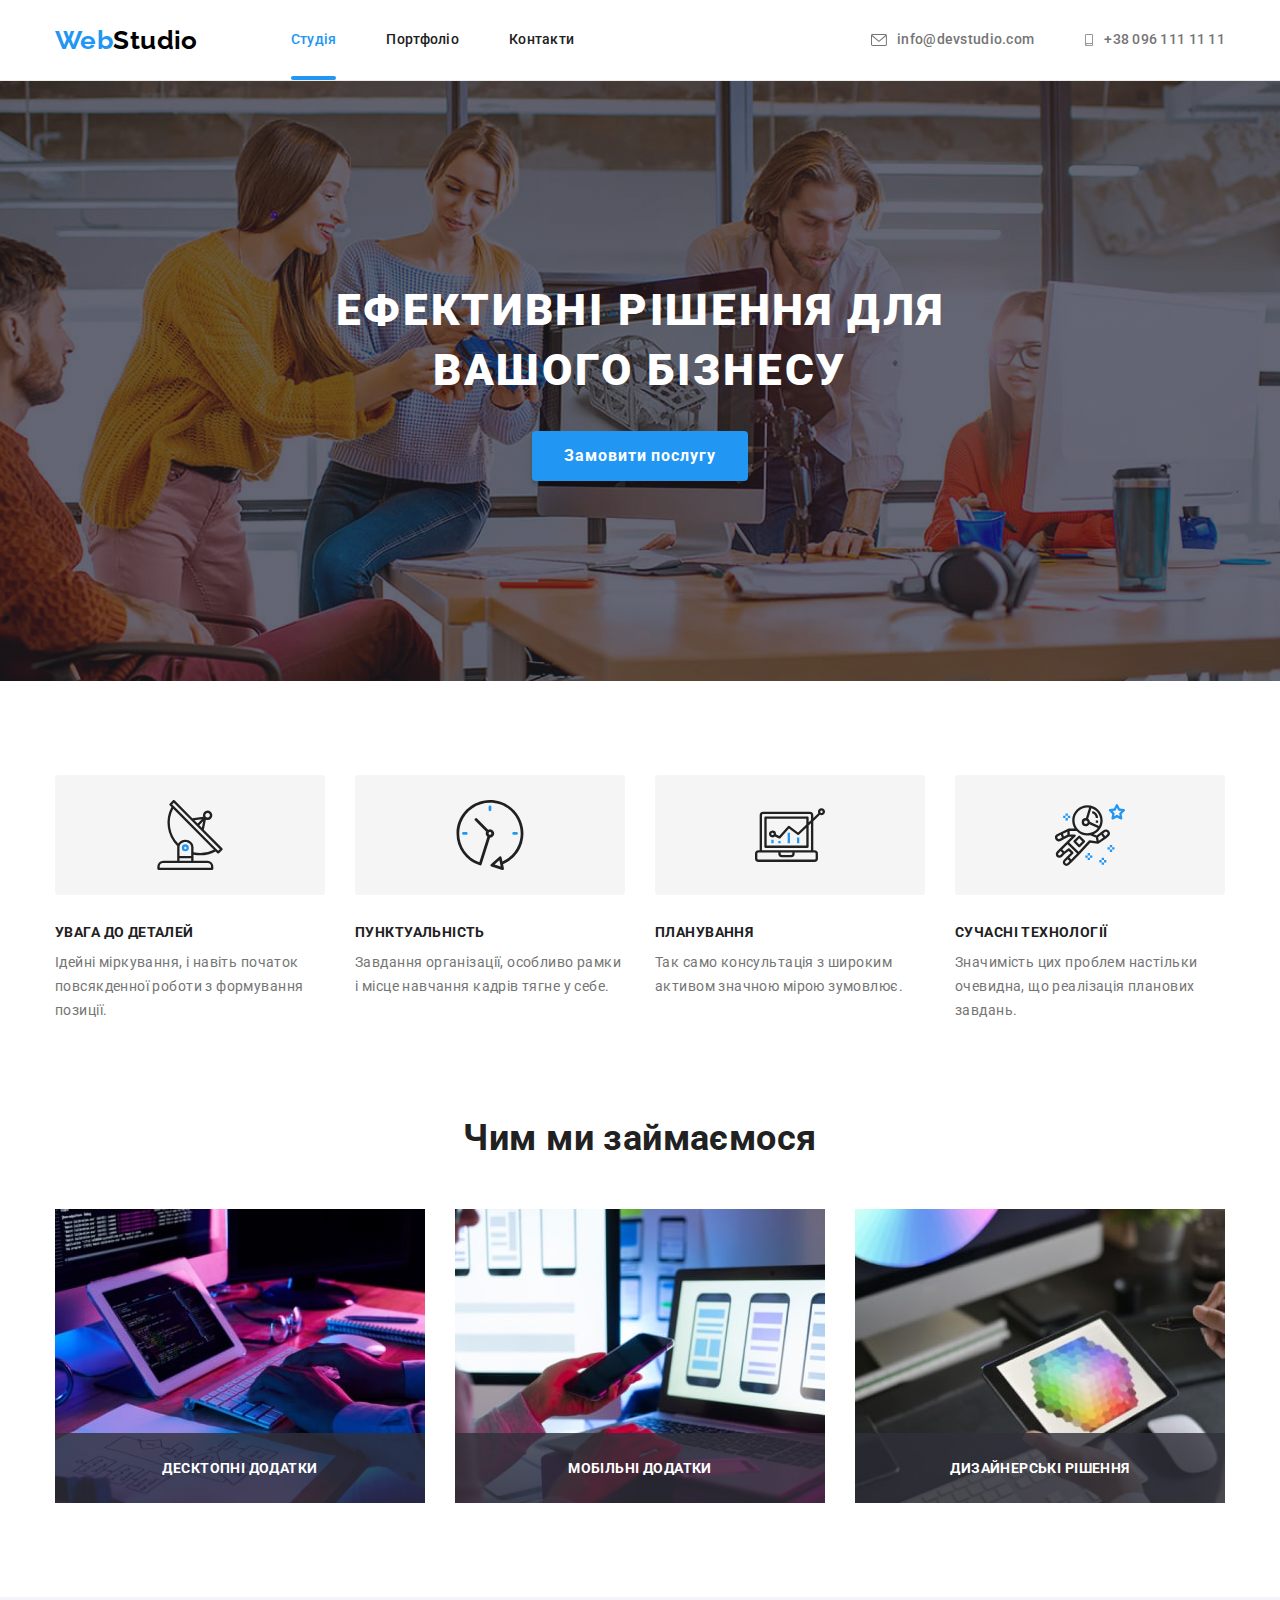
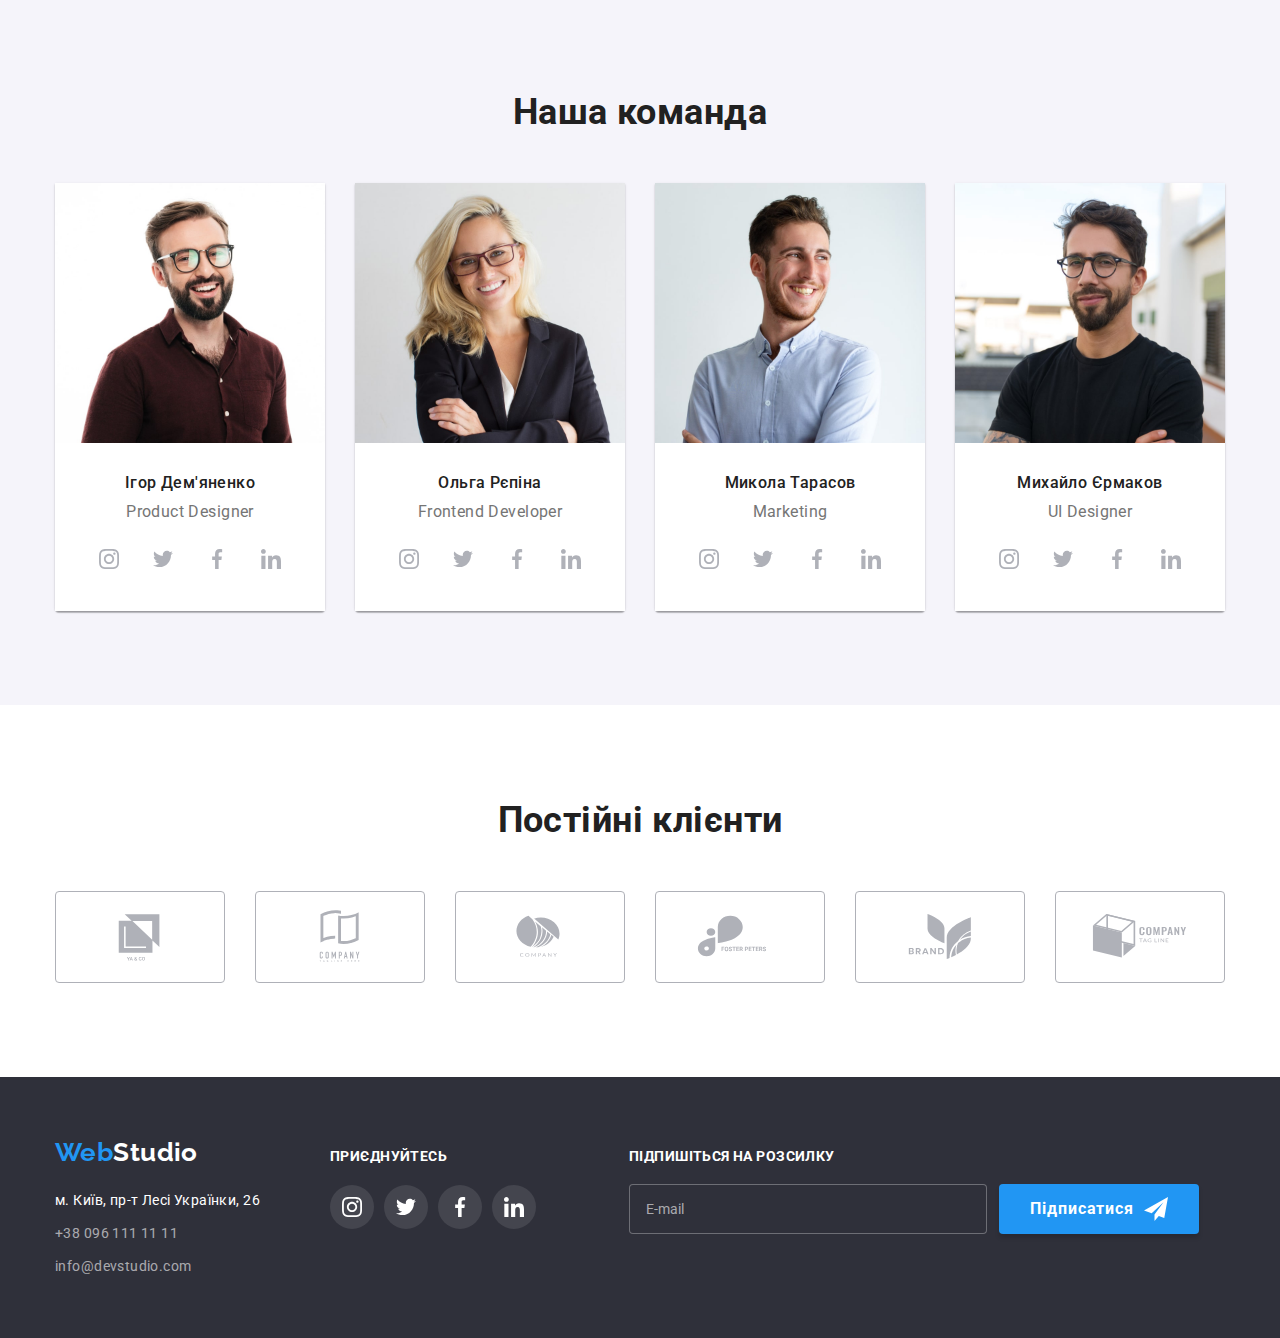
<file: index.html>
<!DOCTYPE html>
<html lang="uk">
  <head>
    <meta charset="UTF-8" />
    <meta http-equiv="X-UA-Compatible" content="IE=edge" />
    <meta name="viewport" content="width=device-width, initial-scale=1.0" />
    <title>Студія</title>
    <link
      rel="stylesheet"
      href="https://cdnjs.cloudflare.com/ajax/libs/modern-normalize/1.0.0/modern-normalize.min.css"
    />
    <link rel="stylesheet" href="./css/styles.css" />
    <link
      href="https://fonts.googleapis.com/css2?family=Raleway:wght@700&family=Roboto:wght@400;500;700;900&display=swap"
      rel="stylesheet"
    />
  </head>

  <body>
    <header>
      <div class="container common-head">
        <a href="./index.html" class="logo"
          >Web<span class="logo-studio">Studio</span></a
        >

        <nav>
          <ul class="site-nav list">
            <li class="nav-item">
              <a href="./index.html" class="nav-elements current">Студія</a>
            </li>
            <li class="nav-item">
              <a href="./portfolio.html" class="nav-elements">Портфоліо</a>
            </li>
            <li class="nav-item">
              <a href="" class="nav-elements">Контакти</a>
            </li>
          </ul>
        </nav>
        <ul class="head-contacts list">
          <li class="contact-item">
            <a href="mailto:info@devstudio.com" class="nav-elements">
              <svg class="icon-mail" width="16">
                <use
                  href="./images/icons.svg/symbol-defs.svg#icon-envelopeopti"
                /></svg>info@devstudio.com
            </a>
          </li>
          <li class="contact-item">
            <a href="tel:+380961111111" class="nav-elements">
              <svg class="icon-tel" width="10">
                <use
                  href="./images/icons.svg/symbol-defs.svg#icon-smartphoneopti"
                ></use></svg>+38 096 111 11 11</a>
          </li>
        </ul>
      </div>
    </header>

    <main>
      <section class="headline">
        <div class="container">
          <h1 class="title">Ефективні рішення для вашого бізнесу</h1>
          <button data-modal-open type="button" class="order-btn">
            Замовити послугу
          </button>
        </div>
      </section>
      <div data-modal class="backdrop is-hidden">
        <div class="modal">
          <button data-modal-close type="button" class="close-btn">
            <svg class="close-icon" width="18" heigth="18">
              <use
                href="./images/icons.svg/symbol-defs.svg#icon-close-blackopti"
              />
            </svg>
          </button>
          
          <form class="form">
            <h2 class="form-title">Залиште свої дані, ми вам передзвонимо</h2>
              <ul class="form-list list">
                <li class="form-el"> 
                    <label for="name" class="form-pre">Ім'я</label>
                    <div class="form-input-position">
                      <input type="text" name="name" id="name" class="form-input"/>
                    <svg class="form-icon-input" width="12" heigth="12"><use href="./images/icons.svg/symbol-defs.svg#icon-vector-accopti"></use></svg>
                    </div>
                    
                 </li>
                 <li class="form-el">
                    <label for="tel" class="form-pre">Телефон</label>
                    <div class="form-input-position">
                      <input type="tel" name="telephone" id="tel" class="form-input"/>
                    <svg class="form-icon-input" width="13" heigth="13"><use href="./images/icons.svg/symbol-defs.svg#icon-vector-telopti"></use></svg>
                  </div>
                    

                 </li>
                <li class="form-el">
                    <label for="mail" class="form-pre">Пошта</label>
                    <div class="form-input-position">
                      <input type="mail" name="mail" id="mail" class="form-input"/>
                    <svg class="form-icon-input" width="15" heigth="12"><use href="./images/icons.svg/symbol-defs.svg#icon-vector-mailopti"></use></svg>
                    </div>
                    
                </li>
                <li class="form-el">
                    <label for="comment" class="form-pre">Коментар</label>
                    <textarea name="text" id="" id="comment" placeholder="Введіть текст" class="form-input comment"></textarea>
                </li>
              </ul>
              <div class="check-accept">
                    <label  class="check-descr">
                      <input type="checkbox" class="checkbox"/>
                      <span class="icon-check"></span>Погоджуюся з розсилкою та приймаю  <a href="" class="check-link">Умови договору</a></label>
                      
              </div>
            
              <button class="send-btn" type="submit">Відправити</button>
          </form>
          
        </div>
      </div>

      <section class="section">
        <div class="container">
          <h2 class="hidden-title">Особливості</h2>
          <ul class="our-features list">
            <li class="feature antenna">
              <h3 class="title">УВАГА ДО ДЕТАЛЕЙ</h3>
              <p class="desr">
                Ідейні міркування, і навіть початок повсякденної роботи з
                формування позиції.
              </p>
            </li>
            <li class="feature clock">
              <h3 class="title">ПУНКТУАЛЬНІСТЬ</h3>
              <p class="desr">
                Завдання організації, особливо рамки і місце навчання кадрів
                тягне у себе.
              </p>
            </li>
            <li class="feature diagram">
              <h3 class="title">ПЛАНУВАННЯ</h3>
              <p class="desr">
                Так само консультація з широким активом значною мірою зумовлює.
              </p>
            </li>
            <li class="feature astronaut">
              <h3 class="title">СУЧАСНІ ТЕХНОЛОГІЇ</h3>
              <p class="desr">
                Значимість цих проблем настільки очевидна, що реалізація
                планових завдань.
              </p>
            </li>
          </ul>
        </div>
      </section>
      <section class="desc-doing section">
        <div class="container">
          <h2 class="title">Чим ми займаємося</h2>
          <ul class="doing-item list">
            <li class="img">
              <img src="./images/img-min.jpg" alt="Coding" width="370" />
              <p class="doing-item-descr">Десктопні Додатки</p>
            </li>
            <li class="img">
              <img src="./images/img(1)-min.jpg" alt="Markup" width="370" />
              <p class="doing-item-descr">Мобільні додатки</p>
            </li>
            <li class="img">
              <img
                src="./images/img(2)-min.jpg"
                alt="Web designing"
                width="370"
              />
              <p class="doing-item-descr">Дизайнерські рішення</p>
            </li>
          </ul>
        </div>
      </section>
      <section class="team section">
        <div class="container">
          <h2 class="title">Наша команда</h2>
          <ul class="common-team list">
            <li class="one-of">
              <img
                src="./images/team-min.jpg"
                alt="Ihor Demyanenko"
                width="270"
              />
              <div class="person">
                <h3 class="name">Ігор Дем'яненко</h3>
                <p class="job">Product Designer</p>
                <ul class="list-icons">
                  <li class="icon">
                    <a href="" class="link-network"
                      ><svg class="icon-network" width="20">
                        <use
                          href="./images/icons.svg/symbol-defs.svg#icon-instagramopti"
                        /></svg></a>
                  </li>
                  <li class="icon">
                    <a href="" class="link-network"
                      ><svg class="icon-network" width="20">
                        <use
                          href="./images/icons.svg/symbol-defs.svg#icon-twitteropti"
                        ></use></svg></a>
                  </li>
                  <li class="icon">
                    <a href="" class="link-network"
                      ><svg class="icon-network" width="20">
                        <use
                          href="./images/icons.svg/symbol-defs.svg#icon-facebookopti"
                        ></use></svg></a>
                  </li>
                  <li class="icon">
                    <a href="" class="link-network"
                      ><svg class="icon-network" width="20">
                        <use
                          href="./images/icons.svg/symbol-defs.svg#icon-linkedinopti"
                        ></use></svg></a>
                  </li>
                </ul>
              </div>
            </li>
            <li class="one-of">
              <img src="./images/team1-min.jpg" alt="Olga Repina" width="270" />
              <div class="person">
                <h3 class="name">Ольга Рєпіна</h3>
                <p class="job">Frontend Developer</p>
                <ul class="list-icons">
                  <li class="icon">
                    <a href="" class="link-network"
                      ><svg class="icon-network" width="20">
                        <use
                          href="./images/icons.svg/symbol-defs.svg#icon-instagramopti"
                        /></svg></a>
                  </li>
                  <li class="icon">
                    <a href="" class="link-network"
                      ><svg class="icon-network" width="20">
                        <use
                          href="./images/icons.svg/symbol-defs.svg#icon-twitteropti"
                        ></use></svg></a>
                  </li>
                  <li class="icon">
                    <a href="" class="link-network"
                      ><svg class="icon-network" width="20">
                        <use
                          href="./images/icons.svg/symbol-defs.svg#icon-facebookopti"
                        ></use></svg></a>
                  </li>
                  <li class="icon">
                    <a href="" class="link-network"
                      ><svg class="icon-network" width="20">
                        <use
                          href="./images/icons.svg/symbol-defs.svg#icon-linkedinopti"
                        ></use></svg></a>
                  </li>
                </ul>
              </div>
            </li>
            <li class="one-of">
              <img
                src="./images/team2-min.jpg"
                alt="Mykola Tarasov"
                width="270"
              />
              <div class="person">
                <h3 class="name">Микола Тарасов</h3>
                <p class="job">Marketing</p>
                <ul class="list-icons">
                  <li class="icon">
                    <a href="" class="link-network"
                      ><svg class="icon-network" width="20">
                        <use
                          href="./images/icons.svg/symbol-defs.svg#icon-instagramopti"
                        /></svg></a>
                  </li>
                  <li class="icon">
                    <a href="" class="link-network"
                      ><svg class="icon-network" width="20">
                        <use
                          href="./images/icons.svg/symbol-defs.svg#icon-twitteropti"
                        ></use></svg></a>
                  </li>
                  <li class="icon">
                    <a href="" class="link-network"
                      ><svg class="icon-network" width="20">
                        <use
                          href="./images/icons.svg/symbol-defs.svg#icon-facebookopti"
                        ></use></svg></a>
                  </li>
                  <li class="icon">
                    <a href="" class="link-network"
                      ><svg class="icon-network" width="20">
                        <use
                          href="./images/icons.svg/symbol-defs.svg#icon-linkedinopti"
                        ></use></svg></a>
                  </li>
                </ul>
              </div>
            </li>
            <li class="one-of">
              <img
                src="./images/team3-min.jpg"
                alt="Mykhailo Yermakov"
                width="270"
              />
              <div class="person">
                <h3 class="name">Михайло Єрмаков</h3>
                <p class="job">UI Designer</p>
                <ul class="list-icons">
                  <li class="icon">
                    <a href="" class="link-network"
                      ><svg class="icon-network" width="20">
                        <use
                          href="./images/icons.svg/symbol-defs.svg#icon-instagramopti"
                        /></svg></a>
                  </li>
                  <li class="icon">
                    <a href="" class="link-network"
                      ><svg class="icon-network" width="20">
                        <use
                          href="./images/icons.svg/symbol-defs.svg#icon-twitteropti"
                        ></use></svg></a>
                  </li>
                  <li class="icon">
                    <a href="" class="link-network"
                      ><svg class="icon-network" width="20">
                        <use
                          href="./images/icons.svg/symbol-defs.svg#icon-facebookopti"
                        ></use></svg></a>
                  </li>
                  <li class="icon">
                    <a href="" class="link-network"
                      ><svg class="icon-network" width="20">
                        <use
                          href="./images/icons.svg/symbol-defs.svg#icon-linkedinopti"
                        ></use></svg></a>
                  </li>
                </ul>
              </div>
            </li>
          </ul>
        </div>
      </section>
      <section class="companies section">
        <div class="container">
          <h2 class="title">Постійні клієнти</h2>
          <ul class="common-companies">
            <li class="company">
              <a href="" class="link-company"
                ><svg class="logo-company" width="106">
                  <use
                    href="./images/icons.svg/symbol-defs.svg#icon-Logoopti"
                  /></svg></a>
            </li>
            <li class="company">
              <a href="" class="link-company"
                ><svg class="logo-company" width="106">
                  <use
                    href="./images/icons.svg/symbol-defs.svg#icon-Logo1opti"
                  /></svg></a>
            </li>
            <li class="company">
              <a href="" class="link-company"
                ><svg class="logo-company" width="106">
                  <use
                    href="./images/icons.svg/symbol-defs.svg#icon-Logo2opti"
                  /></svg></a>
            </li>
            <li class="company">
              <a href="" class="link-company"
                ><svg class="logo-company" width="106">
                  <use
                    href="./images/icons.svg/symbol-defs.svg#icon-Logo3opti"
                  /></svg></a>
            </li>
            <li class="company">
              <a href="" class="link-company"
                ><svg class="logo-company" width="106">
                  <use
                    href="./images/icons.svg/symbol-defs.svg#icon-Logo4opti"
                  /></svg></a>
            </li>
            <li class="company">
              <a href="" class="link-company"
                ><svg class="logo-company" width="106">
                  <use
                    href="./images/icons.svg/symbol-defs.svg#icon-Logo5opti"
                  /></svg></a>
            </li>
          </ul>
        </div>
      </section>
    </main>
    <footer class="footer-contacts">
      <div class="container footer">
        <div>
          <a href="./index.html" class="logo"
            >Web<span class="logo-studio-foot">Studio</span></a
          >
          <address class="common-contacts footer">
            <ul class="contacts">
              <li class="item">
                <a
                  href="https://goo.gl/maps/SLytjCsaKBYsRHtB6"
                  class="contact address"
                  >м. Київ, пр-т Лесі Українки, 26</a
                >
              </li>
              <li class="item">
                <a href="tel:+380961111111" class="contact"
                  >+38 096 111 11 11</a
                >
              </li>
              <li class="item">
                <a href="mailto:info@devstudio.com" class="contact"
                  >info@devstudio.com</a
                >
              </li>
            </ul>
          </address>
        </div>
        <div class="footer-networks">
          <p class="title">Приєднуйтесь</p>
          <ul class="footer-list-items">
            <li class="footer-item insta">
              <a href="" class="footer-link-network"
                ><svg class="icon-network" width="20">
                  <use
                    href="./images/icons.svg/symbol-defs.svg#icon-instagramopti"
                  ></use></svg></a>
            </li>
            <li class="footer-item twitter">
              <a href="" class="footer-link-network"
                ><svg class="icon-network" width="20">
                  <use
                    href="./images/icons.svg/symbol-defs.svg#icon-twitteropti"
                  ></use></svg></a>
            </li>
            <li class="footer-item facebook">
              <a href="" class="footer-link-network"
                ><svg class="icon-network" width="20">
                  <use
                    href="./images/icons.svg/symbol-defs.svg#icon-facebookopti"
                  ></use></svg></a>
            </li>
            <li class="footer-item linkedin">
              <a href="" class="footer-link-network"
                ><svg class="icon-network" width="20">
                  <use
                    href="./images/icons.svg/symbol-defs.svg#icon-linkedinopti"
                  ></use></svg></a>
            </li>
          </ul>
        </div>
        <div class="mail">
          <form class="subscribe-form">
            <div>
               <label for="subscr-mail" class="subscribe-title">Підпишіться на розсилку</label>
            <input type="mail" name="mail" id="subscr-mail" placeholder="E-mail" class="subscribe-input">
            </div>
            <button type="submit" class="subscribe-btn">Підписатися</button>
        </form>
        </div>
      </div>
    </footer>
    <script src="./js/modal.js"></script>
  </body>
</html>
</file>
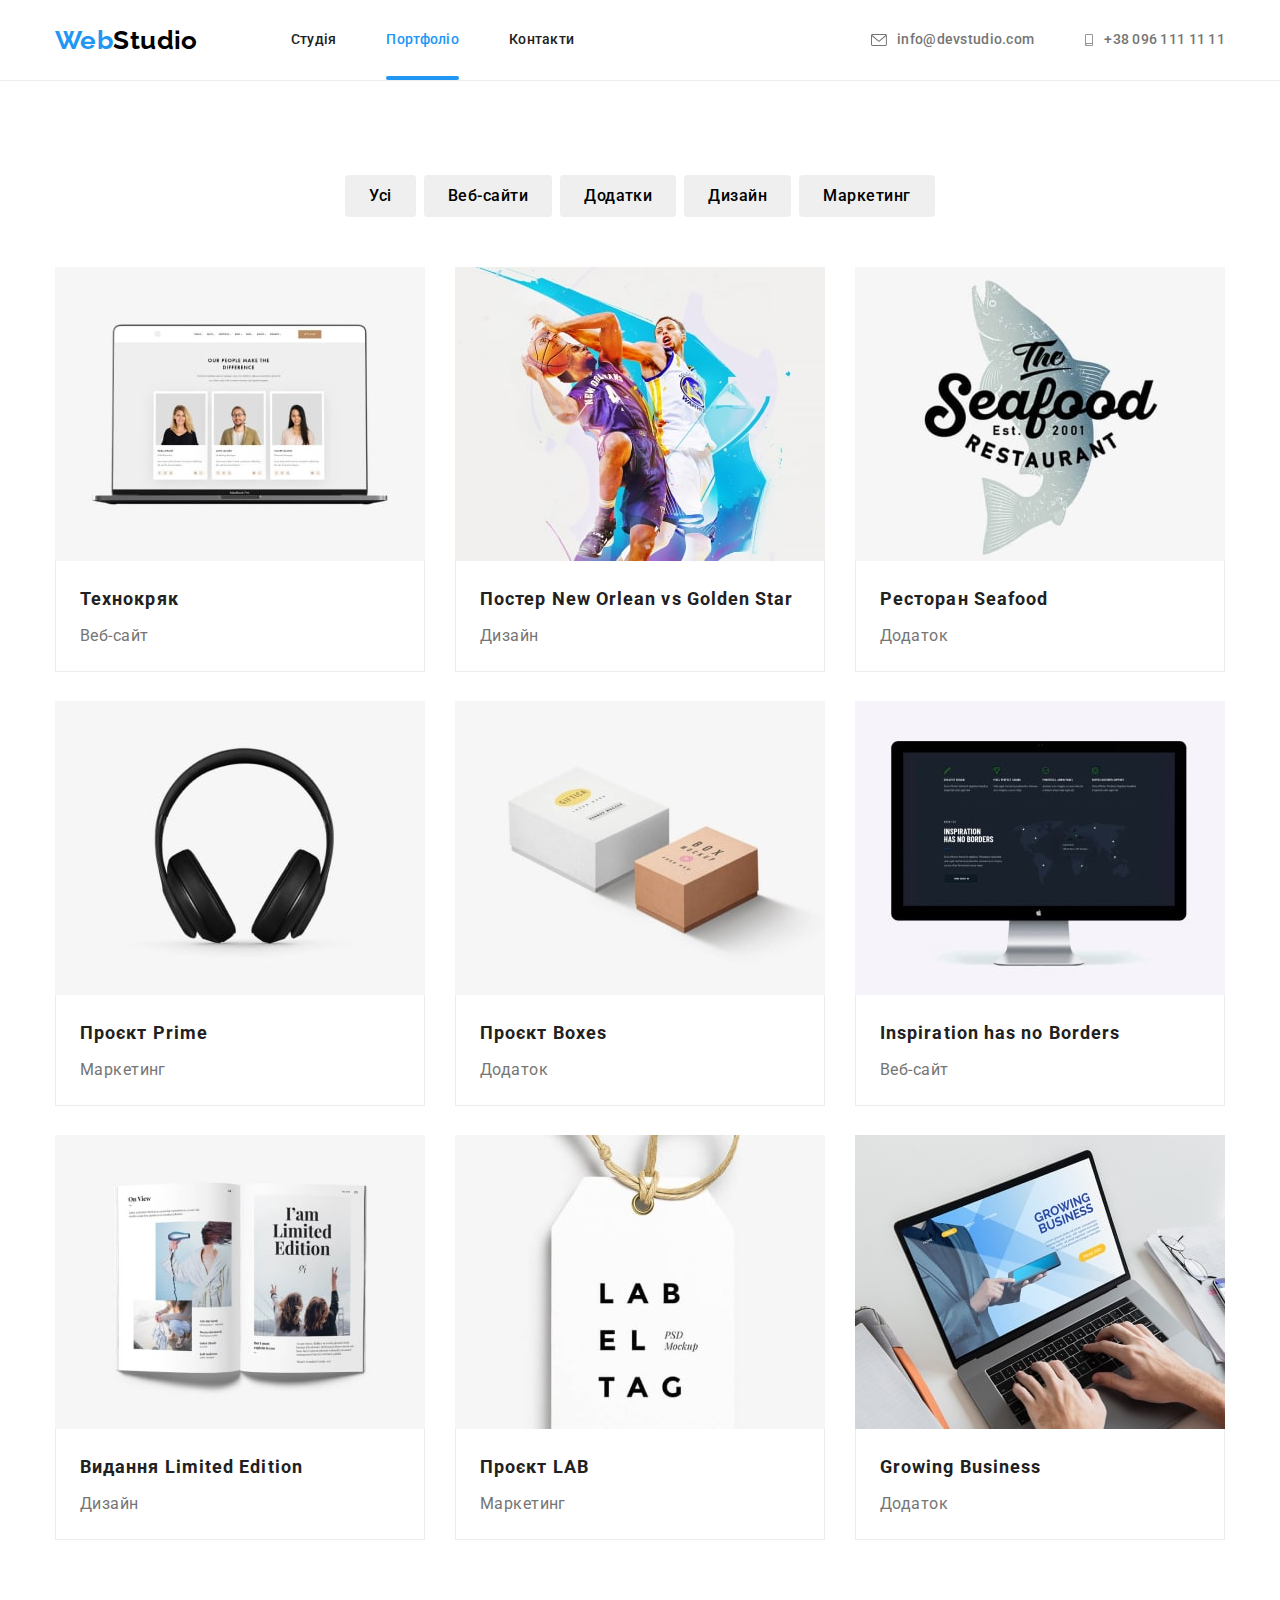
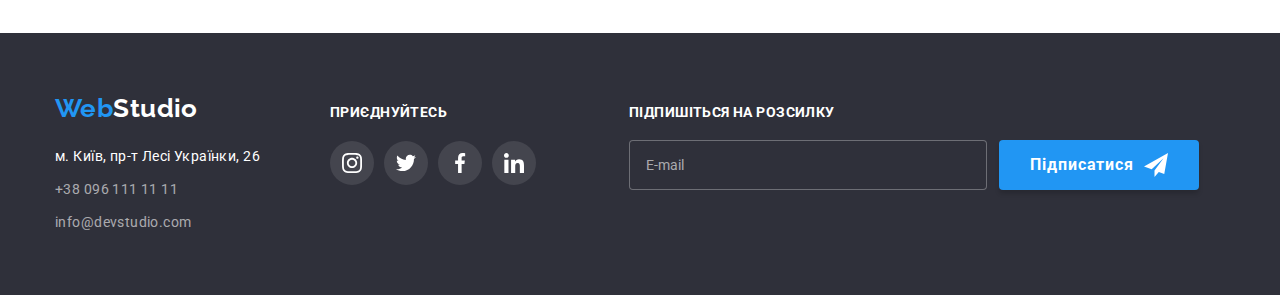
<file: portfolio.html>
<!DOCTYPE html>
<html lang="uk">
  <head>
    <meta charset="UTF-8" />
    <meta http-equiv="X-UA-Compatible" content="IE=edge" />
    <meta name="viewport" content="width=device-width, initial-scale=1.0" />
    <title>Portfolio</title>
    <link
      rel="stylesheet"
      href="https://cdnjs.cloudflare.com/ajax/libs/modern-normalize/1.0.0/modern-normalize.min.css"
    />
    <link rel="stylesheet" href="./css/styles.css" />
    <link
      href="https://fonts.googleapis.com/css2?family=Raleway:wght@700&family=Roboto:wght@400;500;700;900&display=swap"
      rel="stylesheet"
    />
  </head>

  <body>
    <header>
      <div class="container common-head">
        <a href="./index.html" class="logo"
          >Web<span class="logo-studio">Studio</span></a
        >

        <nav>
          <ul class="site-nav list">
            <li class="nav-item">
              <a href="./index.html" class="nav-elements">Студія</a>
            </li>
            <li class="nav-item">
              <a href="./portfolio.html" class="nav-elements current"
                >Портфоліо</a
              >
            </li>
            <li class="nav-item">
              <a href="" class="nav-elements">Контакти</a>
            </li>
          </ul>
        </nav>
        <ul class="head-contacts list">
          <li class="contact-item">
            <a href="mailto:info@devstudio.com" class="nav-elements">
              <svg class="icon-mail" width="16">
                <use
                  href="./images/icons.svg/symbol-defs.svg#icon-envelopeopti"
                /></svg
              >info@devstudio.com
            </a>
          </li>
          <li class="contact-item">
            <a href="tel:+380961111111" class="nav-elements">
              <svg class="icon-tel" width="10">
                <use
                  href="./images/icons.svg/symbol-defs.svg#icon-smartphoneopti"
                ></use></svg
              >+38 096 111 11 11</a
            >
          </li>
        
        </ul>
      </div>
    </header>

    <main>
      <section class="section">
        <div class="container">
          <h1 class="hidden-title">Portfolio</h1>

          <ul class="filters list">
            <li class="item">
              <button type="button" class="el">Усі</button>
            </li>
            <li class="item">
              <button type="button" class="el">Веб-сайти</button>
            </li>
            <li class="item">
              <button type="button" class="el">Додатки</button>
            </li>
            <li class="item">
              <button type="button" class="el">Дизайн</button>
            </li>
            <li class="item">
              <button type="button" class="el">Маркетинг</button>
            </li>
          </ul>

          <ul class="projects list">
            <li class="one-of">
              <a href="" class="projects-link"
                >
                <div class="projects-img">
                  <img
                  src="./images/portfolio/img1-min.jpg"
                  alt="Технокряк"
                  width="370"
                  
                />
                <p class="projects-overflow">Ресурс пропонує комплексні пропозиції з різним рівнем функціоналу та сервісів. Все це дозволить відвідувачу отримати вичерпні відомості про компанію чи приватну особу.</p>
              </div>
                
                
                <div class="title">
                  <h2 class="projects-name">Технокряк</h2>
                  <p class="projects-descr">Веб-сайт</p>
                </div>
              </a>
            </li>
            <li class="one-of">
              <a href="" class="projects-link"
                >   
                <div class="projects-img">
                  <img
                  src="./images/portfolio/img2-min.jpg"
                  alt="Постер"
                  width="370"
                />
                  <p class="projects-overflow">Ресурс пропонує комплексні пропозиції з різним рівнем функціоналу та сервісів. Все це дозволить відвідувачу отримати вичерпні відомості про компанію чи приватну особу.</p>
                </div>
                <div class="title">
                  <h2 class="projects-name">
                    Постер New Orlean vs Golden Star
                  </h2>
                  <p class="projects-descr">Дизайн</p>
                </div>
              </a>
            </li>
            <li class="one-of">
              <a href="" class="projects-link"
                >
                <div class="projects-img">
                   <img
                  src="./images/portfolio/img3-min.jpg"
                  alt="Ресторан Seafood"
                  width="370"
                />
                  <p class="projects-overflow">Ресурс пропонує комплексні пропозиції з різним рівнем функціоналу та сервісів. Все це дозволить відвідувачу отримати вичерпні відомості про компанію чи приватну особу.</p>
                </div>
               
                <div class="title">
                  <h2 class="projects-name">Ресторан Seafood</h2>
                  <p class="projects-descr">Додаток</p>
                </div>
              </a>
            </li>
            <li class="one-of">
              <a href="" class="projects-link"
                >
                <div class="projects-img">
                  <img
                  src="./images/portfolio/img4-min.jpg"
                  alt="Проєкт Prime"
                  width="370"
                />
                  <p class="projects-overflow">Ресурс пропонує комплексні пропозиції з різним рівнем функціоналу та сервісів. Все це дозволить відвідувачу отримати вичерпні відомості про компанію чи приватну особу.</p>
                </div>
                
                <div class="title">
                  <h2 class="projects-name">Проєкт Prime</h2>
                  <p class="projects-descr">Маркетинг</p>
                </div>
              </a>
            </li>
            <li class="one-of">
              <a href="" class="projects-link"
                >
                <div class="projects-img">
                  <img
                  src="./images/portfolio/img5-min.jpg"
                  alt="Проєкт Boxes"
                  width="370"
                />
                  <p class="projects-overflow">Ресурс пропонує комплексні пропозиції з різним рівнем функціоналу та сервісів. Все це дозволить відвідувачу отримати вичерпні відомості про компанію чи приватну особу.</p>
                </div>
                
                <div class="title">
                  <h2 class="projects-name">Проєкт Boxes</h2>
                  <p class="projects-descr">Додаток</p>
                </div>
              </a>
            </li>
            <li class="one-of">
              <a href="" class="projects-link"
                >
                <div class="projects-img">
                   <img
                  src="./images/portfolio/img6-min.jpg"
                  alt="Inspiration has no Borders"
                  width="370"
                />
                  <p class="projects-overflow">Ресурс пропонує комплексні пропозиції з різним рівнем функціоналу та сервісів. Все це дозволить відвідувачу отримати вичерпні відомості про компанію чи приватну особу.</p>
                </div>
               
                <div class="title">
                  <h2 class="projects-name">Inspiration has no Borders</h2>
                  <p class="projects-descr">Веб-сайт</p>
                </div>
              </a>
            </li>
            <li class="one-of">
              <a href="" class="projects-link"
                >
                <div class="projects-img">
                   <img
                  src="./images/portfolio/img7-min.jpg"
                  alt="Видання Limited Edition"
                  width="370"
                />
                  <p class="projects-overflow">Ресурс пропонує комплексні пропозиції з різним рівнем функціоналу та сервісів. Все це дозволить відвідувачу отримати вичерпні відомості про компанію чи приватну особу.</p>
                </div>
               
                <div class="title">
                  <h2 class="projects-name">Видання Limited Edition</h2>
                  <p class="projects-descr">Дизайн</p>
                </div>
              </a>
            </li>
            <li class="one-of">
              <a href="" class="projects-link"
                >
                <div class="projects-img">
                   <img
                  src="./images/portfolio/img8-min.jpg"
                  alt="Проєкт LAB"
                  width="370"
                />
                  <p class="projects-overflow">Ресурс пропонує комплексні пропозиції з різним рівнем функціоналу та сервісів. Все це дозволить відвідувачу отримати вичерпні відомості про компанію чи приватну особу.</p>
                </div>
               
                <div class="title">
                  <h2 class="projects-name">Проєкт LAB</h2>
                  <p class="projects-descr">Маркетинг</p>
                </div>
              </a>
            </li>
            <li class="one-of">
              <a href="" class="projects-link"
                >
                <div class="projects-img">
                  <img
                  src="./images/portfolio/img9-min.jpg"
                  alt="Growing Business"
                  width="370"
                />
                  <p class="projects-overflow">Ресурс пропонує комплексні пропозиції з різним рівнем функціоналу та сервісів. Все це дозволить відвідувачу отримати вичерпні відомості про компанію чи приватну особу.</p>
                </div>
                
                <div class="title">
                  <h2 class="projects-name">Growing Business</h2>
                  <p class="projects-descr">Додаток</p>
                </div>
              </a>
            </li>
          </ul>
        </div>
      </section>
    </main>
    <footer class="footer-contacts">
      <div class="container footer">
        <div>
          <a href="./index.html" class="logo"
            >Web<span class="logo-studio-foot">Studio</span></a
          >
          <address class="common-contacts footer">
            <ul class="contacts">
              <li class="item">
                <a
                  href="https://goo.gl/maps/SLytjCsaKBYsRHtB6"
                  class="contact address"
                  >м. Київ, пр-т Лесі Українки, 26</a
                >
              </li>
              <li class="item">
                <a href="tel:+380961111111" class="contact"
                  >+38 096 111 11 11</a
                >
              </li>
              <li class="item">
                <a href="mailto:info@devstudio.com" class="contact"
                  >info@devstudio.com</a
                >
              </li>
            </ul>
          </address>
        </div>
        <div class="footer-networks">
          <span class="title">Приєднуйтесь</span>
          <ul class="footer-list-items">
            <li class="footer-item insta">
              <a href="" class="footer-link-network"
                ><svg class="icon-network" width="20">
                  <use
                    href="./images/icons.svg/symbol-defs.svg#icon-instagramopti"
                  ></use></svg
              ></a>
            </li>
            <li class="footer-item twitter">
              <a href="" class="footer-link-network"
                ><svg class="icon-network" width="20" >
                  <use
                    href="./images/icons.svg/symbol-defs.svg#icon-twitteropti"
                  ></use></svg
              ></a>
            </li>
            <li class="footer-item facebook">
              <a href="" class="footer-link-network"
                ><svg class="icon-network" width="20" >
                  <use
                    href="./images/icons.svg/symbol-defs.svg#icon-facebookopti"
                  ></use></svg
              ></a>
            </li>
            <li class="footer-item linkedin">
              <a href="" class="footer-link-network"
                ><svg class="icon-network" width="20" >
                  <use
                    href="./images/icons.svg/symbol-defs.svg#icon-linkedinopti"
                  ></use></svg
              ></a>
            </li>
          </ul>
        </div>
        <div class="mail">
          <form class="subscribe-form">
            <div>
               <label for="subscr-mail" class="subscribe-title">Підпишіться на розсилку</label>
            <input type="mail" name="mail" id="subscr-mail" placeholder="E-mail" class="subscribe-input">
            </div>
            <button type="submit" class="subscribe-btn">Підписатися</button>
        </form>
        </div>
      </div>
    </footer>
  </body>
</html>
</file>
<file: css/styles.css>
html {
  box-sizing: border-box;
}
*,
*::before,
*::after {
  box-sizing: inherit;
}
:root {
  --base-color: #212121;
  --active-color: #2196f3;
  --desrp-color: #757575;
  --base-background-color: #f5f5f5;
  --special-backsround-color: #2f303a;
  --employee-background-color: #f5f4fa;
  --logo-studio-color: #000000;
  --white-text-color: #ffffff;
  --white-translucent-color: rgba(255, 255, 255, 0.6);
  --order-background-color: #188ce8;
  --border-color: #ececec;
  --icons-noactive-color: #afb1b8;
}
body {
  margin: 0;

  font-family: "Roboto", sans-serif;
  font-size: 14px;
  letter-spacing: 0.03em;
  line-height: 1.2;
  font-style: normal;
  color: var(--base-color);
  background-color: var(--white-text-color);
}

h1,
h2,
h3,
ul,
input,
p {
  margin: 0;
  padding: 0;

  list-style: none;
}

img {
  display: block;
  max-width: 100%;
  height: auto;
}

/* common class */

.container {
  width: 1200px;
  padding-left: 15px;
  padding-right: 15px;
  margin: 0 auto;
  /* outline: 3px solid #000000; */
}
.section {
  padding-top: 94px;
  padding-bottom: 94px;
}

/* header */

.container.common-head {
  display: flex;
  align-items: center;
}
header {
  border-bottom: 1px solid var(--border-color);
}
.logo {
  margin-right: 93px;

  text-decoration: none;
  color: var(--active-color);
  font-family: "Raleway";
  font-weight: 700;
  font-size: 26px;
  line-height: 1.19;
}
.logo-studio {
  color: var(--logo-studio-color);
}
.logo-studio-foot {
  color: var(--white-text-color);
}
.site-nav {
  display: flex;
  font-weight: 500;
  letter-spacing: 0.02em;
  line-height: 1.14;
}
.nav-item:not(:last-child) {
  margin-right: 50px;
}

.head-contacts {
  display: flex;
  margin-left: auto;

  font-weight: 500;
  line-height: 1.14;
  letter-spacing: 0.02em;
}
.head-contacts .contact-item:not(:last-child) {
  margin-right: 50px;
}
.nav-elements {
  display: block;
  padding-top: 32px;
  padding-bottom: 32px;
  text-decoration: none;
  color: var(--base-color);
  transition: color 250ms cubic-bezier(0.4, 0, 0.2, 1);
}
.site-nav .nav-elements.current {
  color: var(--active-color);
  position: relative;
}
.site-nav .nav-elements.current::after {
  position: absolute;
  left: 0;
  bottom: 0;
  content: "";
  background: var(--active-color);
  width: 100%;
  height: 4px;
  border-radius: 2px;
}
.head-contacts .nav-elements {
  color: var(--desrp-color);
}
.contact-item .nav-elements {
  display: flex;
  align-items: center;
}
.icon-mail,
.icon-tel {
  height: 12px;
  margin-right: 10px;
  fill: currentColor;
}

.nav-elements:hover,
.nav-elements:focus {
  color: var(--active-color);
}

/* HEADLINE */

.headline {
  padding-top: 200px;
  padding-bottom: 200px;
  max-width: 1600px;
  height: 600px;
  margin: 0 auto;
  text-align: center;

  background-color: var(--special-backsround-color);

  background-image: linear-gradient(
      to right,
      rgba(47, 48, 58, 0.4),
      rgba(47, 48, 58, 0.4)
    ),
    url(../images/bg.jpg);
  background-repeat: no-repeat;
  background-position: center;
  background-size: cover;
}

.headline .title {
  margin: 0;
  margin-bottom: 30px;
  margin-right: auto;
  margin-left: auto;
  width: 696px;

  color: var(--white-text-color);
  font-weight: 900;
  font-size: 44px;
  line-height: 1.36;
  letter-spacing: 0.06em;
  text-transform: uppercase;
}
.headline .order-btn {
  background-color: var(--active-color);
  color: var(--white-text-color);
  width: 216px;
  height: 50px;
  font-weight: 700;
  font-size: 16px;
  line-height: 1.875;
  letter-spacing: 0.06em;
  cursor: pointer;
  box-shadow: 0px 4px 4px rgba(0, 0, 0, 0.15);
  border-radius: 4px;
  border: none;
  transition: background-color 250ms cubic-bezier(0.4, 0, 0.2, 1);
}
.headline .order-btn:hover,
.headline .order-btn:focus {
  background-color: var(--order-background-color);
}

/* FEATURES */

.our-features {
  display: flex;
}

.feature {
  width: 270px;
}
.feature::before {
  display: block;
  margin-bottom: 30px;
  content: "";

  height: 120px;
  background-color: var(--base-background-color);
  background-repeat: no-repeat;
  border-radius: 4px;
  background-position: center;
}
.feature.antenna::before {
  background-image: url(../images/icons.svg/antennaopti.svg);
}
.feature.clock::before {
  background-image: url(../images/icons.svg/clockopti.svg);
}
.feature.diagram::before {
  background-image: url(../images/icons.svg/diagramopti.svg);
}
.feature.astronaut::before {
  background-image: url(../images/icons.svg/astronautopti.svg);
}
.feature:not(:last-child) {
  margin-right: 30px;
}
.our-features .title {
  margin-bottom: 10px;
  font-size: 14px;
  font-weight: 700;
  line-height: 1.14;
  text-transform: uppercase;
}
.our-features .desr {
  color: var(--desrp-color);
  line-height: 1.71;
}

/* doing */

.desc-doing {
  padding-top: 0;
}
.desc-doing .title {
  margin-bottom: 50px;

  font-weight: 700;
  font-size: 36px;
  line-height: 42px;
  text-align: center;
}

.doing-item {
  display: flex;
  position: relative;
}
.doing-item .img:not(:last-child) {
  margin-right: 30px;
}
.doing-item-descr {
  margin: 0 auto;
  padding-top: 27px;
  padding-bottom: 27px;
  display: block;
  max-width: 370px;
  position: absolute;
  bottom: 0;
  width: 100%;

  font-style: normal;
  font-weight: 700;
  color: var(--white-text-color);
  line-height: calc(16 / 14);
  text-align: center;

  text-transform: uppercase;

  background: rgba(47, 48, 58, 0.8);
}

/* team */
.team {
  text-align: center;
  background-color: var(--employee-background-color);
}
.team .title {
  margin-bottom: 50px;

  font-weight: 700;
  font-size: 36px;
  line-height: 42px;
}
.common-team {
  display: flex;
}
.common-team .one-of {
  width: 270px;
  box-shadow: 0px 1px 3px rgba(0, 0, 0, 0.12), 0px 1px 1px rgba(0, 0, 0, 0.14),
    0px 2px 1px rgba(0, 0, 0, 0.2);
  border-radius: 0px 0px 4px 4px;
}
.common-team .one-of:not(:last-child) {
  margin-right: 30px;
}
.person {
  padding-top: 30px;
  padding-bottom: 30px;
  background-color: var(--white-text-color);
}
.person .name {
  margin-bottom: 10px;
  font-weight: 500;
  font-size: 16px;
  line-height: 1.1875;
}
.person .job {
  margin-bottom: 16px;
  font-size: 16px;
  line-height: 1.1875;
  color: var(--desrp-color);
}
.list-icons {
  padding: 0 32px;
  display: flex;
  justify-content: space-between;
}
.list-icons .icon {
  height: 44px;
  width: 44px;
}
.link-network {
  width: 100%;
  height: 100%;
  display: flex;
  justify-content: center;
  align-items: center;
  text-decoration: none;
  color: var(--icons-noactive-color);
  border-radius: 50%;
  transition: color 250ms cubic-bezier(0.4, 0, 0.2, 1),
    background-color 250ms cubic-bezier(0.4, 0, 0.2, 1);
}
.icon-network {
  height: 20px;
  align-items: center;
  fill: currentColor;
}
.link-network:hover,
.link-network:focus {
  background-color: var(--active-color);
  color: var(--white-text-color);
}

.common-companies {
  display: flex;
  justify-content: space-between;
}
.companies .title {
  text-align: center;
  margin-bottom: 50px;

  font-weight: 700;
  font-size: 36px;
  line-height: 42px;
}
.company {
  width: 170px;
  height: 92px;
}
.company .link-company {
  display: flex;
  align-items: center;
  justify-content: center;
  width: 100%;
  height: 100%;
  border: 1px solid #afb1b8;
  border-radius: 4px;
  color: var(--icons-noactive-color);
  transition: color 250ms cubic-bezier(0.4, 0, 0.2, 1),
    border-color 250ms cubic-bezier(0.4, 0, 0.2, 1);
}
.company .link-company:hover,
.company .link-company:focus {
  color: var(--active-color);
  border-color: var(--active-color);
}

.logo-company {
  height: 60px;
  width: 106px;
  fill: currentColor;
  transition: fill 250ms cubic-bezier(0.4, 0, 0.2, 1);
}

/* footer */

.footer-contacts {
  padding-top: 60px;
  padding-bottom: 60px;
  color: var(--white-text-color);
  background-color: var(--special-backsround-color);
  line-height: 1.71;
}
.container.footer {
  display: flex;
  align-items: baseline;
}
.footer .logo {
  margin-right: 0;
}
.common-contacts.footer {
  margin-top: 20px;
}
.footer-contacts .contact {
  text-decoration: none;
  color: var(--white-translucent-color);
  font-style: normal;
}
.contacts .item:not(:last-child) {
  margin-bottom: 9px;
}
.contact.address {
  color: var(--headline-text-colorhead);
}

.footer-list-items {
  display: flex;
  margin-top: 20px;
}
.footer-item {
  color: inherit;
  fill: inherit;
}
.footer-networks {
  margin-right: 93px;
  margin-left: 70px;
  font-weight: 700;
  line-height: 1.14;
  text-transform: uppercase;
}
.footer-item {
  background: rgba(255, 255, 255, 0.1);
  height: 44px;
  width: 44px;
  border-radius: 50%;
}
.footer-item:not(:last-child) {
  margin-right: 10px;
}

.footer-link-network {
  width: 100%;
  height: 100%;
  color: inherit;
  fill: inherit;
  text-decoration: none;
  display: flex;
  align-items: center;
  justify-content: center;
  border-radius: 50%;
  transition: background-color 250ms cubic-bezier(0.4, 0, 0.2, 1);
}
.footer-link-network:hover,
.footer-link-network:focus {
  background-color: var(--active-color);
}
.icon-network {
  fill: currentColor;
}
.subscribe-form {
  display: flex;
  align-items: flex-end;
}
.subscribe-title {
  display: block;
  margin-bottom: 20px;
  font-weight: 700;
  line-height: calc(16 / 14);
  text-transform: uppercase;
}
.subscribe-input {
  padding: 15px 16px;
  display: block;
  width: 358px;
  min-height: 50px;
  color: var(--white-text-color);
  border: 1px solid rgba(255, 255, 255, 0.3);
  border-radius: 4px;
  background-color: var(--special-backsround-color);
}
.subscribe-input::placeholder {
  color: rgba(255, 255, 255, 0.6);
}
.subscribe-btn {
  margin-left: 12px;
  display: flex;
  justify-content: center;
  align-items: center;

  width: 200px;
  height: 50px;
  font-weight: 700;
  font-size: 16px;
  line-height: 1.875;
  letter-spacing: 0.06em;

  background-color: var(--active-color);
  color: var(--white-text-color);

  cursor: pointer;
  box-shadow: 0px 4px 4px rgba(0, 0, 0, 0.15);
  border-radius: 4px;
  border: none;
  transition: background-color 250ms cubic-bezier(0.4, 0, 0.2, 1);
}
.subscribe-btn:hover,
.subscribe-btn:focus {
  background-color: var(--order-background-color);
}
.subscribe-btn::after {
  margin-left: 10px;
  width: 24px;
  height: 24px;
  display: block;

  content: "";
  background-image: url(../images/icons.svg/icon-sendopti.svg);
}

/* filters */

.filters {
  margin-bottom: 50px;
  display: flex;
  justify-content: center;
}
.filters .item:not(:last-child) {
  margin-right: 8px;
}
.filters .el {
  padding: 6px 22px;
  cursor: pointer;
  font-family: inherit;
  font-size: 16px;
  font-weight: 500;
  line-height: 1.625;
  letter-spacing: 0.03em;
  text-align: center;
  border-radius: 4px;
  border-color: transparent;
  transition: background-color 250ms cubic-bezier(0.4, 0, 0.2, 1),
    color 250ms cubic-bezier(0.4, 0, 0.2, 1),
    box-shadow 250ms cubic-bezier(0.4, 0, 0.2, 1);
}
.filters .el:hover,
.filters .el:focus {
  background-color: var(--active-color);
  color: var(--white-text-color);
  box-shadow: 0px 3px 1px rgba(0, 0, 0, 0.1), 0px 1px 2px rgba(0, 0, 0, 0.08),
    0px 2px 2px rgba(0, 0, 0, 0.12);
}

/* projects */

.projects {
  display: flex;
  flex-wrap: wrap;
}
.projects .one-of {
  margin-right: 30px;
  margin-bottom: 30px;
  width: 370px;
  height: 404px;
}

.projects .one-of:nth-child(3n) {
  margin-right: 0;
}
.projects .one-of:nth-last-child(-n + 3) {
  margin-bottom: 0;
}
.projects-link {
  display: block;
  text-decoration: none;
  width: 100%;
  height: 100%;
  transition: box-shadow 250ms cubic-bezier(0.4, 0, 0.2, 1);
}
.projects-link:hover,
.projects-link:focus {
  box-shadow: 0px 1px 1px rgba(0, 0, 0, 0.12), 0px 4px 4px rgba(0, 0, 0, 0.06),
    1px 4px 6px rgba(0, 0, 0, 0.16);
}
.projects-img {
  position: relative;
  overflow: hidden;
}
.projects-overflow {
  display: block;
  position: absolute;
  top: 0;
  left: 0;
  padding: 63px 24px;
  width: 100%;
  height: 100%;
  transform: translateY(100%);

  font-size: 18px;
  line-height: calc(28 / 18);
  color: var(--white-text-color);
  background: rgba(33, 150, 243, 0.9);
  transition: transform 250ms cubic-bezier(0.4, 0, 0.2, 1);
}
.projects-link:hover .projects-overflow,
.projects-link:focus .projects-overflow {
  transform: translateY(0);
}
.projects .title {
  padding: 20px 24px;
  background-color: var(--white-text-color);
  border-left: 1px solid var(--border-color);
  border-right: 1px solid var(--border-color);
  border-bottom: 1px solid var(--border-color);
}
.projects-name {
  margin-bottom: 4px;
  font-weight: 700;
  font-size: 18px;
  line-height: 2;
  letter-spacing: 0.06em;
  color: var(--base-color);
}
.projects-descr {
  font-size: 16px;
  line-height: 1.875;
  color: var(--desrp-color);
}

.hidden-title {
  height: 0;

  visibility: hidden;
}

/* backdrop */

.backdrop {
  position: fixed;
  top: 0;
  left: 0;

  width: 100%;
  height: 100%;

  background-color: rgba(0, 0, 0, 0.2);
  transform: scale(1, 1);
  transition: transform 500ms;
}
.backdrop.is-hidden {
  pointer-events: none;

  transform: scale(0, 0.8);
}
.modal {
  position: absolute;
  top: 50%;
  left: 50%;
  transform: translate(-50%, -50%);

  width: 528px;
  height: 581px;

  background-color: var(--white-text-color);

  box-shadow: 0px 1px 3px rgba(0, 0, 0, 0.12), 0px 1px 1px rgba(0, 0, 0, 0.14),
    0px 2px 1px rgba(0, 0, 0, 0.2);
  border-radius: 4px;
}
.close-btn {
  position: absolute;
  top: 8px;
  right: 8px;
  display: flex;
  justify-content: center;
  align-items: center;
  height: 30px;
  width: 30px;
  border-radius: 50%;
  border: 1px solid rgba(0, 0, 0, 0.1);
  transition: color 250ms cubic-bezier(0.4, 0, 0.2, 1);
  background-color: var(--white-text-color);
}
.close-icon {
  fill: currentColor;
  height: 18px;
}
.close-btn:hover,
.close-btn:focus {
  cursor: pointer;
  color: var(--active-color);
}
.form {
  margin: 40px;
  width: 100%;

  margin: 0 auto;
  padding: 40px;
}
.form-title {
  margin-bottom: 12px;

  font-size: 20px;
  line-height: calc(23 / 20);
  text-align: center;
  letter-spacing: 0.03em;
  color: var(--base-color);
}
.form-list {
  display: flex;
  flex-direction: column;
}

.form-el {
  position: relative;
  margin-bottom: 10px;
  display: flex;
  flex-direction: column;
  color: var(--base-color);
}
.form-pre {
  margin-bottom: 4px;

  font-size: 12px;
  line-height: calc(14 / 12);

  letter-spacing: 0.01em;
  color: var(--desrp-color);
}
.form-input-position{
  position: relative;
}
.form-input {
  padding: 12px 42px;
  width: 100%;
  min-height: 40px;
  border: 1px solid rgba(33, 33, 33, 0.2);

  border-radius: 4px;
  outline: none;
  transition: border-color 250ms cubic-bezier(0.4, 0, 0.2, 1);
}
.form-icon-input {
  position: absolute;
  top: 50%;
  left: 15px;
  transform: translateY(-50%);

  height: 13px;

  fill: var(--base-color);
  transition: fill 250ms cubic-bezier(0.4, 0, 0.2, 1);
}

.form-input:hover,
.form-input:focus,
.form-input:hover + .form-icon-input,
.form-input:focus + .form-icon-input {
  fill: var(--active-color);
  border-color: var(--active-color);
}
.form-input.comment {
  padding: 12px 16px;
  width: 448px;
  min-height: 120px;
  resize: none;
}

.form-input.comment::placeholder {
  font-size: 12px;
  line-height: calc(14 / 12);
  letter-spacing: 0.01em;
  color: rgba(117, 117, 117, 0.5);
}
.check-accept {
}
.checkbox {
  appearance: none;
}
.check-descr {
  display: inline-block;
  display: flex;
  align-items: center;
  justify-content: center;

  color: var(--desrp-color);
  line-height: calc(24 / 14);
}
.icon-check {
  text-align: center;
  margin-right: 8px;
  display: inline-block;
  width: 16px;
  height: 15px;
  border: 2px solid var(--base-color);
  border-radius: 2px;
}
.checkbox:checked ~ .icon-check {
  background-color: var(--active-color);
  border: none;
  background-image: url(../images/icons.svg/Vector-opti.svg);
  background-position: center;
  background-repeat: no-repeat;
}
.check-link {
  padding-left: 4px;
  color: var(--active-color);
}

.send-btn {
  margin: 30px auto 0;
  display: flex;
  justify-content: center;
  align-items: center;

  width: 200px;
  height: 50px;
  font-weight: 700;
  font-size: 16px;
  line-height: 1.875;
  letter-spacing: 0.06em;

  background-color: var(--active-color);
  color: var(--white-text-color);

  cursor: pointer;
  box-shadow: 0px 4px 4px rgba(0, 0, 0, 0.15);
  border-radius: 4px;
  border: none;
  transition: background-color 250ms cubic-bezier(0.4, 0, 0.2, 1);
}
.send-btn:hover,
.send-btn:focus {
  background-color: var(--order-background-color);
}
</file>
